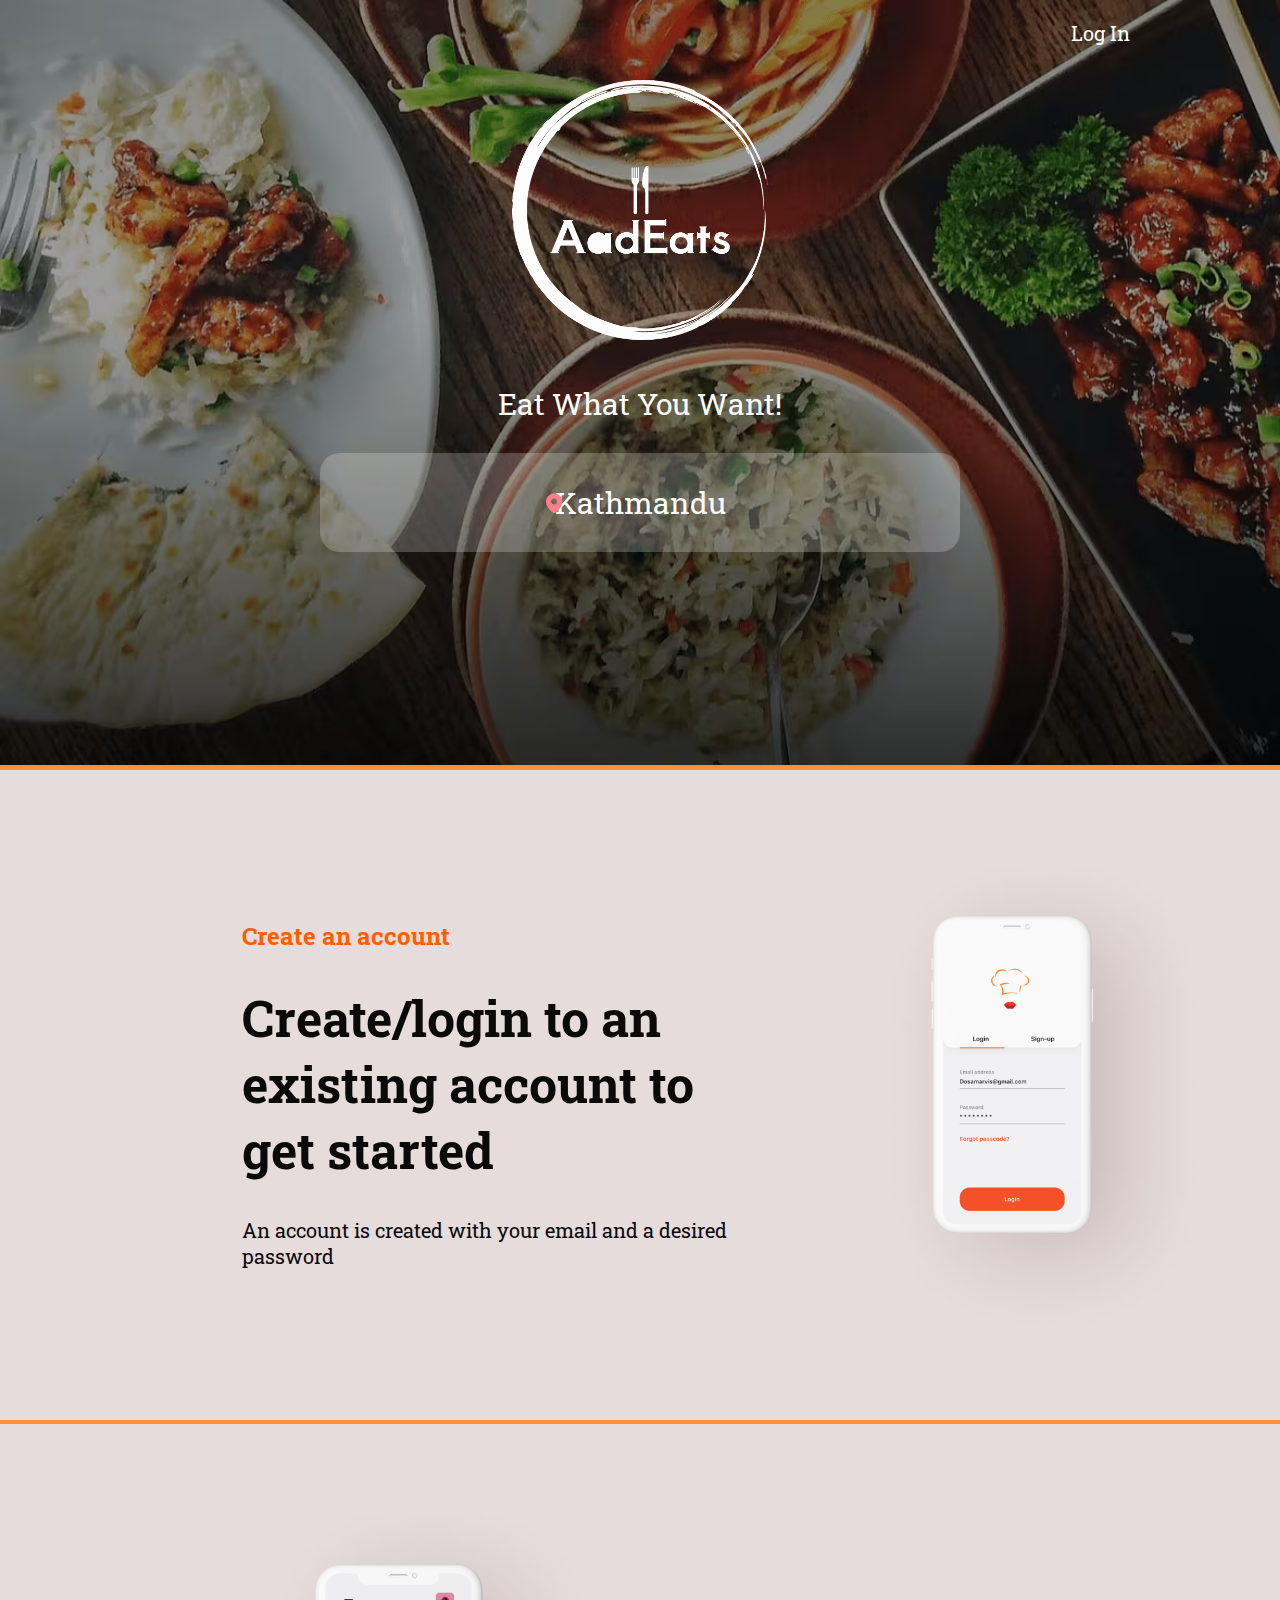
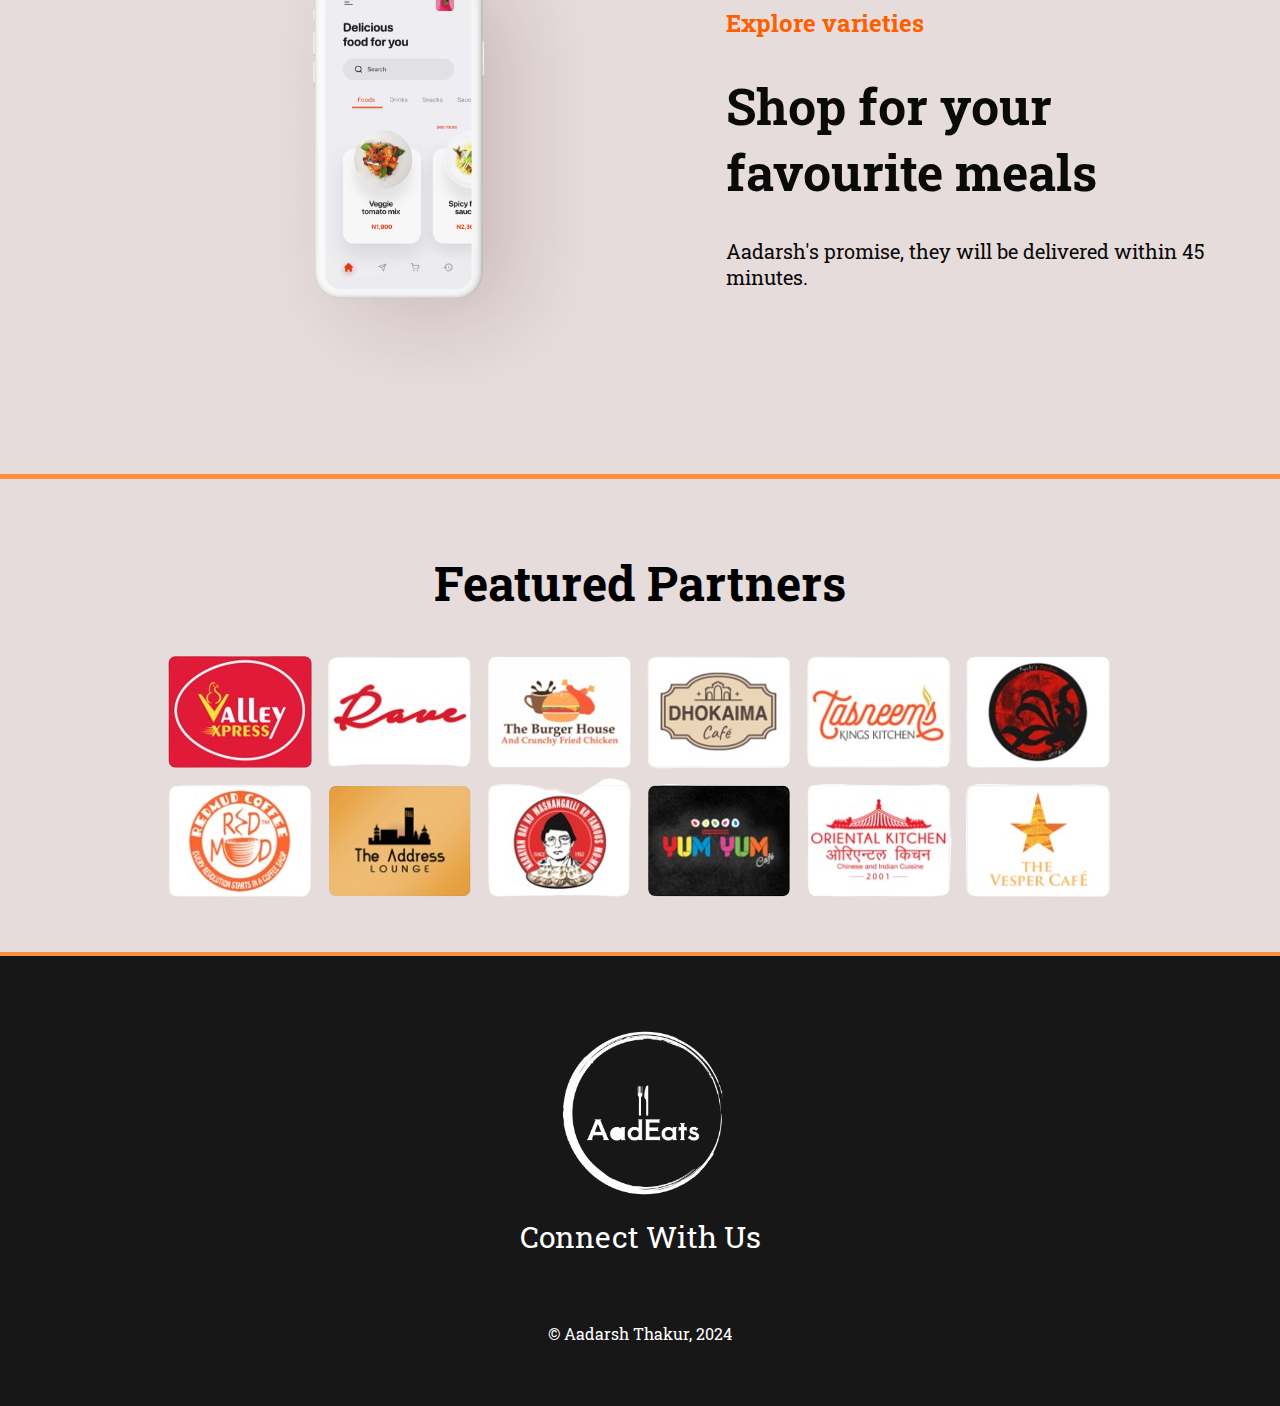
<file: index.html>
<!DOCTYPE html>
<html lang="en">
  <head>
    <meta charset="UTF-8" />
    <meta name="viewport" content="width=device-width, initial-scale=1.0" />
    <title>
      
                AadEats - Your Online Food Delivery Partner</title>
                <link rel="icon" href=
      "logo.png"
                type="image/x-icon">
    <link rel="stylesheet" href="style.css" />
    <style>
      @import url("https://fonts.googleapis.com/css2?family=Roboto+Slab:wght@100..900&display=swap");
    </style>
    <link
      rel="stylesheet"
      href="https://cdnjs.cloudflare.com/ajax/libs/font-awesome/6.5.1/css/all.min.css"
      integrity="sha512-DTOQO9RWCH3ppGqcWaEA1BIZOC6xxalwEsw9c2QQeAIftl+Vegovlnee1c9QX4TctnWMn13TZye+giMm8e2LwA=="
      crossorigin="anonymous"
      referrerpolicy="no-referrer"
    />
  </head>

  <body>
    <div class="home">
      <div class="home-container">
        <div class="home-top">
          <ul>
            
            <li><a href="login.html">Log In</a></li>
          </ul>
        </div>
        <div class="home-main">
          <img src="logo.png" alt="" />
          <p>Eat What You Want!</p>
          <div class="location">
            <svg
              xmlns="http://www.w3.org/2000/svg"
              fill="#FF7E8B"
              width="20"
              height="20"
              viewBox="0 0 20 20"
              aria-labelledby="icon-svg-title- icon-svg-desc-"
              role="img"
              class="sc-rbbb40-0 iRDDBk svg-1"
            >
              <title>location-fill</title>
              <path
                d="M10.2 0.42c-4.5 0-8.2 3.7-8.2 8.3 0 6.2 7.5 11.3 7.8 11.6 0.2 0.1 0.3 0.1 0.4
0.1s0.3 0 0.4-0.1c0.3-0.2 7.8-5.3 7.8-11.6 0.1-4.6-3.6-8.3-8.2-8.3zM10.2
11.42c-1.7 0-3-1.3-3-3s1.3-3 3-3c1.7 0 3 1.3 3 3s-1.3 3-3 3z"
              ></path>
            </svg>

            <p>Kathmandu</p>
          </div>
        </div>
      </div>
    </div>
    <div class="border"></div>
    <div class="section">
      <div class="section-text">
        <h2>Create an account</h2>
        <h1>Create/login to an existing account to get started</h1>
        <p>An account is created with your email and a desired password</p>
      </div>
      <div class="section-img">
        <img src="section1.png" alt="" />
      </div>
    </div>
    <div class="border"></div>
    <div class="section">
      <div class="section-img">
        <img src="section2.png" alt="" />
      </div>
      <div class="section-text">
        <h2>Explore varieties</h2>
        <h1>Shop for your favourite meals</h1>
        <p>Aadarsh's promise, they will be delivered within 45 minutes.</p>
      </div>
    </div>
    <div class="border"></div>
    <div class="partners">
      <div class="partners-text">
        <h1>Featured Partners</h1>
      </div>
      <div class="partners-img">
        <img src="partners.png" alt="" />
      </div>
    </div>
    <div class="border"></div>
    <div class="footer">
      <div class="footer-top">
         <a href="index.html">   <img src="logo.png" alt=""/> </a>
         </div>
      <div class="socials">
          <p>Connect With Us</p>
        </div>
        <div class="icons">
          <i class="fa-brands fa-facebook"></i>
          <i class="fa-brands fa-twitter"></i>
          <i class="fa-brands fa-instagram"></i>
          <i class="fa-brands fa-whatsapp"></i>
        </div>
        <p>&copy; Aadarsh Thakur, 2024 </p>
      </div>
    </div>
  </body>
</html>
</file>
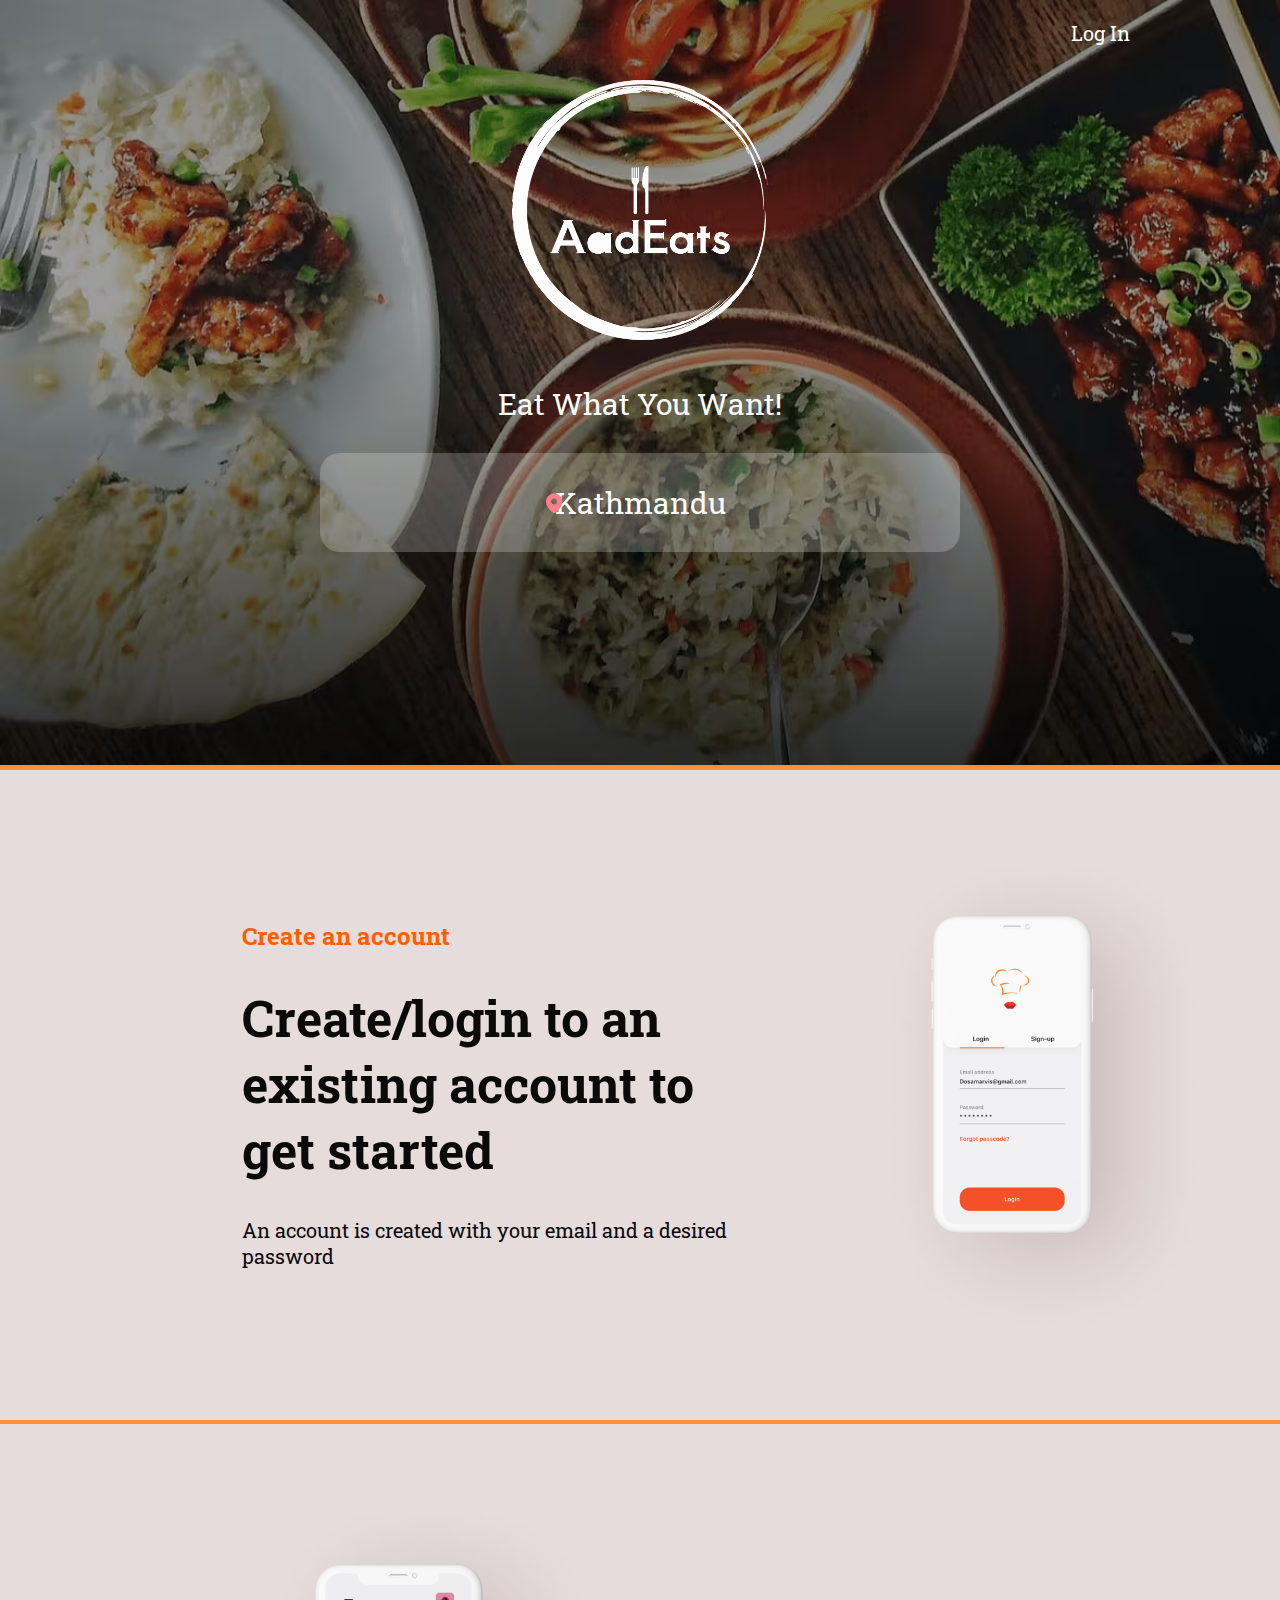
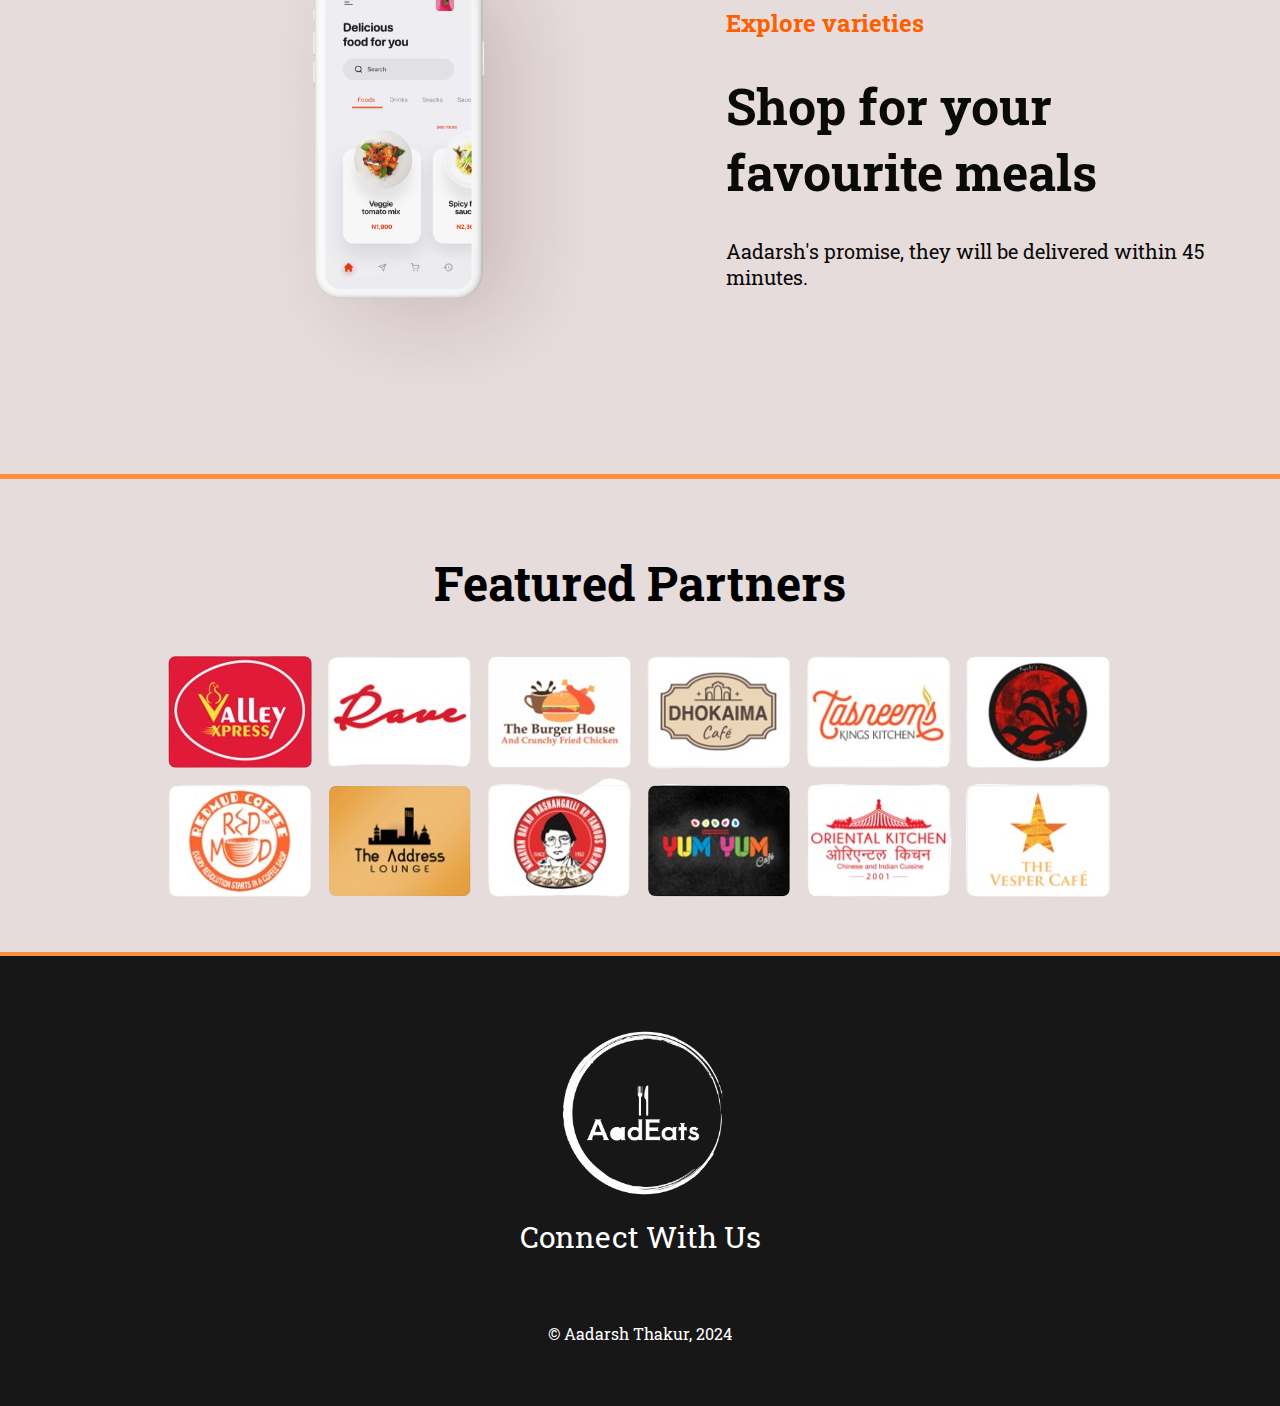
<file: main/index.html>
<!DOCTYPE html>
<html lang="en">
  <head>
    <meta charset="UTF-8" />
    <meta name="viewport" content="width=device-width, initial-scale=1.0" />
    <title>AadEats - Your Online Food Delivery Partner</title>
    <link rel="stylesheet" href="style.css" />
    <style>
      @import url("https://fonts.googleapis.com/css2?family=Roboto+Slab:wght@100..900&display=swap");
    </style>
    <link
      rel="stylesheet"
      href="https://cdnjs.cloudflare.com/ajax/libs/font-awesome/6.5.1/css/all.min.css"
      integrity="sha512-DTOQO9RWCH3ppGqcWaEA1BIZOC6xxalwEsw9c2QQeAIftl+Vegovlnee1c9QX4TctnWMn13TZye+giMm8e2LwA=="
      crossorigin="anonymous"
      referrerpolicy="no-referrer"
    />
  </head>

  <body>
    <div class="home">
      <div class="home-container">
        <div class="home-top">
          <ul>
            
            <li><a href="login.html">Log In</a></li>
          </ul>
        </div>
        <div class="home-main">
          <img src="logo.png" alt="" />
          <p>Eat What You Want!</p>
          <div class="location">
            <svg
              xmlns="http://www.w3.org/2000/svg"
              fill="#FF7E8B"
              width="20"
              height="20"
              viewBox="0 0 20 20"
              aria-labelledby="icon-svg-title- icon-svg-desc-"
              role="img"
              class="sc-rbbb40-0 iRDDBk svg-1"
            >
              <title>location-fill</title>
              <path
                d="M10.2 0.42c-4.5 0-8.2 3.7-8.2 8.3 0 6.2 7.5 11.3 7.8 11.6 0.2 0.1 0.3 0.1 0.4
0.1s0.3 0 0.4-0.1c0.3-0.2 7.8-5.3 7.8-11.6 0.1-4.6-3.6-8.3-8.2-8.3zM10.2
11.42c-1.7 0-3-1.3-3-3s1.3-3 3-3c1.7 0 3 1.3 3 3s-1.3 3-3 3z"
              ></path>
            </svg>

            <p>Kathmandu</p>
          </div>
        </div>
      </div>
    </div>
    <div class="border"></div>
    <div class="section">
      <div class="section-text">
        <h2>Create an account</h2>
        <h1>Create/login to an existing account to get started</h1>
        <p>An account is created with your email and a desired password</p>
      </div>
      <div class="section-img">
        <img src="section1.png" alt="" />
      </div>
    </div>
    <div class="border"></div>
    <div class="section">
      <div class="section-img">
        <img src="section2.png" alt="" />
      </div>
      <div class="section-text">
        <h2>Explore varieties</h2>
        <h1>Shop for your favourite meals</h1>
        <p>Aadarsh's promise, they will be delivered within 45 minutes.</p>
      </div>
    </div>
    <div class="border"></div>
    <div class="partners">
      <div class="partners-text">
        <h1>Featured Partners</h1>
      </div>
      <div class="partners-img">
        <img src="partners.png" alt="" />
      </div>
    </div>
    <div class="border"></div>
    <div class="footer">
      <div class="footer-top">
         <a href="index.html">   <img src="logo.png" alt=""/> </a>
         </div>
      <div class="socials">
          <p>Connect With Us</p>
        </div>
        <div class="icons">
          <i class="fa-brands fa-facebook"></i>
          <i class="fa-brands fa-twitter"></i>
          <i class="fa-brands fa-instagram"></i>
          <i class="fa-brands fa-whatsapp"></i>
        </div>
        <p>&copy; Aadarsh Thakur, 2024 </p>
      </div>
    </div>
  </body>
</html>
</file>
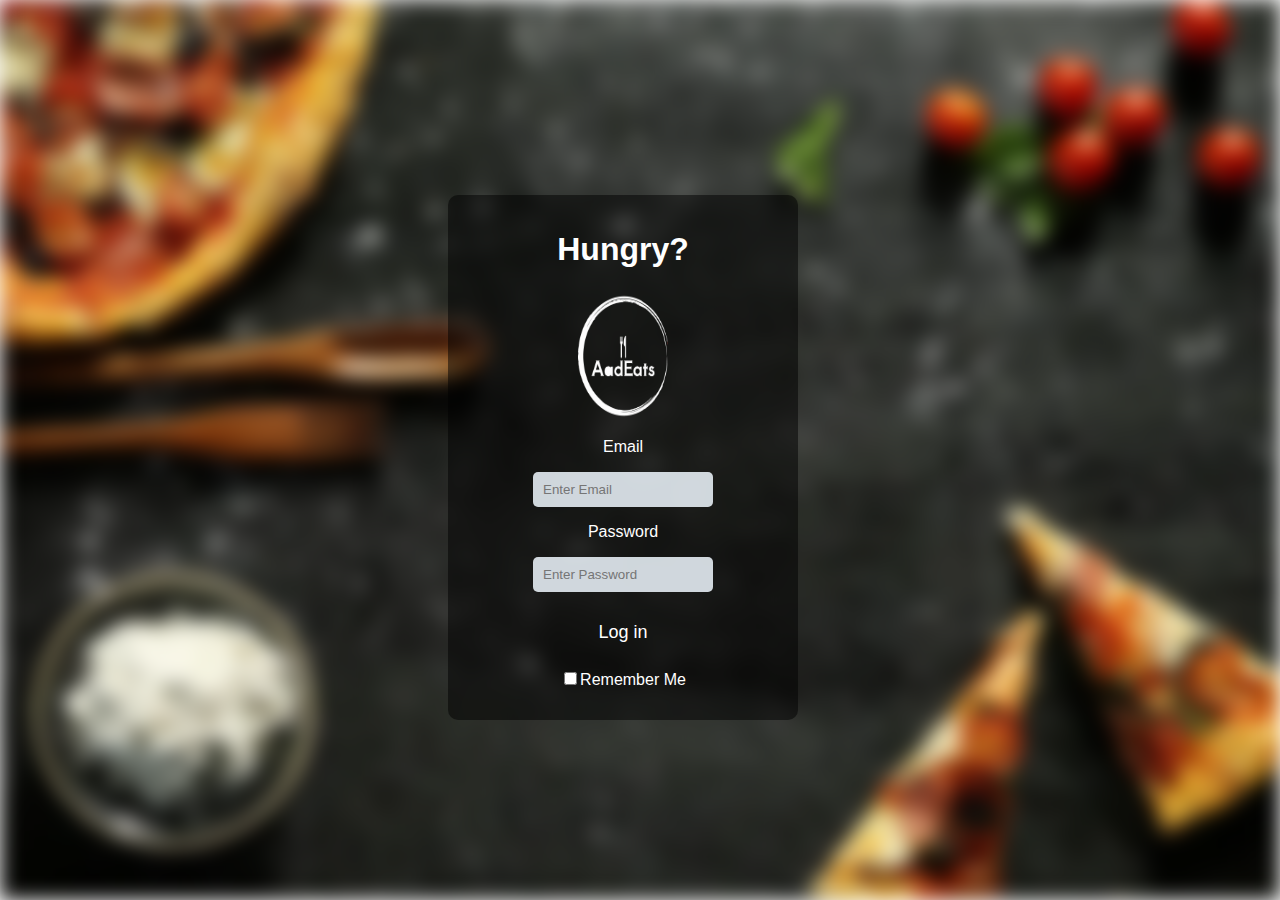
<file: login.html>
<!DOCTYPE html>
<html lang="en">
  <head>
    <meta charset="UTF-8" />
    <meta name="viewport" content="width=device-width, initial-scale=1.0" />
    <title>Login to AadEats</title>

    <style>
      body {
        margin: 0;
        padding: 0;
      }
      .container {
        background-image: url(loginbg.webp);
        background-size: cover;
        margin: 0;
        padding: 0;
        background-repeat: no-repeat;
        width: 100vw;
        height: 100vh;
        filter: blur(10px);
        display: flex;
        align-items: center;
        justify-content: center;
        position: relative;
      }
      .form {
        background: rgba(0, 0, 0, 0.5);
        position: absolute;
        bottom: 20%;
        left: 35%;
        height: 55%;
        width: 25%;
        font-family: "Poppins", sans-serif;
        display: flex;
        flex-direction: column;
        justify-content: flex-start;
        align-items: center;
        padding: 15px;
        color: white;
        border-radius: 10px;
      }
      .form img {
        width: 28%;
        height: 30%;
      }
      input {
        color: white;
      }
      .field {
        width: 50%;
        padding: 10px;
        border: none;

        background-color: rgba(240, 248, 255, 0.856);
        border-radius: 5px;
      }
      .sigin {
        margin-top: 20px;
        padding: 10px;
        background: none;
        border: none;
        font-size: 18px;
      }
      .check {
        padding: 30px;
      }
    </style>
  </head>
  <body>
    <div class="container"></div>
    <div class="form">
      <h1>Hungry?</h1>
      <img src="logo.png" alt="" />
      <p>Email</p>
      <input placeholder="Enter Email" type="email" class="field" />
      <p>Password</p>
      <input placeholder="Enter Password" type="password" class="field" />
      <input type="submit" value="Log in" class="sigin"  />
      <p><input type="checkbox" class="check" />Remember Me</p>
    </div>
  </body>
</html>
</file>
<file: style.css>
html {
  font-family: "Roboto Slab", serif;
  overflow-x: hidden;
}

body {
  margin: 0;
  padding: 0;
}

.home {
  width: 100vw;
  height: 85vh;
  margin: 0;
  padding: 0;
}

.home-container {
  margin: 0;
  padding: 0;
  width: 100%;
  height: 100%;
  position: relative;
  background-image: url(home-background.jpg);
  background-repeat: no-repeat;
  background-size: cover;
  color: white;
}

.home-top ul {
  display: flex;
  list-style-type: none;
  justify-content: right;
  gap: 100px;
  margin: 0;
  padding: 20px;
  font-size: 20px;
}
.home-top ul li {
  margin-right: 130px;
}
.home-top ul li:hover {
  cursor: pointer;
}
.home-top ul li a {
  text-decoration: none;
  color: white;
}
.home-main {
  display: flex;
  flex-direction: column;
  justify-content: center;
  align-items: center;
}
.home-main img {
  width: 20%;
  height: 20%;
}

.home-main p {
  font-size: 30px;
}

.location {
  font-size: 15px;
  display: flex;
  background-color: rgba(255, 255, 255, 0.218);
  color: white;
  position: relative;
  width: 50%;
  margin-bottom: 10px;
  border-radius: 20px;
  justify-content: center;
}

.location svg {
  position: absolute;
  top: 40%;
  left: 35%;
}
.border {
  width: 100vw;
  height: 0.5vh;
  background-color: rgba(255, 111, 0, 0.778);
  margin: 0;
  padding: 0;
}

.section {
  background-color: rgba(217, 200, 200, 0.639);
  color: rgb(10, 10, 10);
  margin: 0;
  padding: 100px;
  display: flex;
  justify-content: center;
  align-items: center;
  gap: 100px;
  height: 50vh;
  width: 100vw;
}
.section-text {
  width: 40%;
}
.section-text h2 {
  color: rgb(255, 94, 0);
}
.section-img img {
  width: 30vw;
}
.section h1 {
  font-size: 50px;
}

.section p {
  font-size: 20px;
}

.footer {
  width: 100vw;
  height: 50vh;
  background-color: rgba(0, 0, 0, 0.911);
  display: flex;
  align-items: center;
  justify-content: center;
  flex-direction: column;
  color: white;
  position: relative;
}
.footer-top {
  display: flex;
  align-items: center;
  justify-content: center;
  width: 50vw;
}
.footer-top a img {
  width: 25%;
  position: relative;
  left: 38%;
  top: 20px;
}
.socials {
  font-size: 30px;
}
.icons i {
  padding: 15px;
  height: 30px;
}
i {
  scale: 150%;
}
.icons i:hover {
  cursor: pointer;
}
.partners {
  background-color: rgba(217, 200, 200, 0.639);
  padding: 40px;
  display: flex;
  justify-content: center;
  flex-direction: column;
  align-items: center;
  font-size: x-large;
}
</file>
<file: main/style.css>
html {
  font-family: "Roboto Slab", serif;
  overflow-x: hidden;
}

body {
  margin: 0;
  padding: 0;
}

.home {
  width: 100vw;
  height: 85vh;
  margin: 0;
  padding: 0;
}

.home-container {
  margin: 0;
  padding: 0;
  width: 100%;
  height: 100%;
  position: relative;
  background-image: url(home-background.jpg);
  background-repeat: no-repeat;
  background-size: cover;
  color: white;
}

.home-top ul {
  display: flex;
  list-style-type: none;
  justify-content: right;
  gap: 100px;
  margin: 0;
  padding: 20px;
  font-size: 20px;
}
.home-top ul li {
  margin-right: 130px;
}
.home-top ul li:hover {
  cursor: pointer;
}
.home-top ul li a {
  text-decoration: none;
  color: white;
}
.home-main {
  display: flex;
  flex-direction: column;
  justify-content: center;
  align-items: center;
}
.home-main img {
  width: 20%;
  height: 20%;
}

.home-main p {
  font-size: 30px;
}

.location {
  font-size: 15px;
  display: flex;
  background-color: rgba(255, 255, 255, 0.218);
  color: white;
  position: relative;
  width: 50%;
  margin-bottom: 10px;
  border-radius: 20px;
  justify-content: center;
}

.location svg {
  position: absolute;
  top: 40%;
  left: 35%;
}
.border {
  width: 100vw;
  height: 0.5vh;
  background-color: rgba(255, 111, 0, 0.778);
  margin: 0;
  padding: 0;
}

.section {
  background-color: rgba(217, 200, 200, 0.639);
  color: rgb(10, 10, 10);
  margin: 0;
  padding: 100px;
  display: flex;
  justify-content: center;
  align-items: center;
  gap: 100px;
  height: 50vh;
  width: 100vw;
}
.section-text {
  width: 40%;
}
.section-text h2 {
  color: rgb(255, 94, 0);
}
.section-img img {
  width: 30vw;
}
.section h1 {
  font-size: 50px;
}

.section p {
  font-size: 20px;
}

.footer {
  width: 100vw;
  height: 50vh;
  background-color: rgba(0, 0, 0, 0.911);
  display: flex;
  align-items: center;
  justify-content: center;
  flex-direction: column;
  color: white;
  position: relative;
}
.footer-top {
  display: flex;
  align-items: center;
  justify-content: center;
  width: 50vw;
}
.footer-top a img {
  width: 25%;
  position: relative;
  left: 38%;
  top: 20px;
}
.socials {
  font-size: 30px;
}
.icons i {
  padding: 15px;
  height: 30px;
}
i {
  scale: 150%;
}
.icons i:hover {
  cursor: pointer;
}
.partners {
  background-color: rgba(217, 200, 200, 0.639);
  padding: 40px;
  display: flex;
  justify-content: center;
  flex-direction: column;
  align-items: center;
  font-size: x-large;
}
</file>
